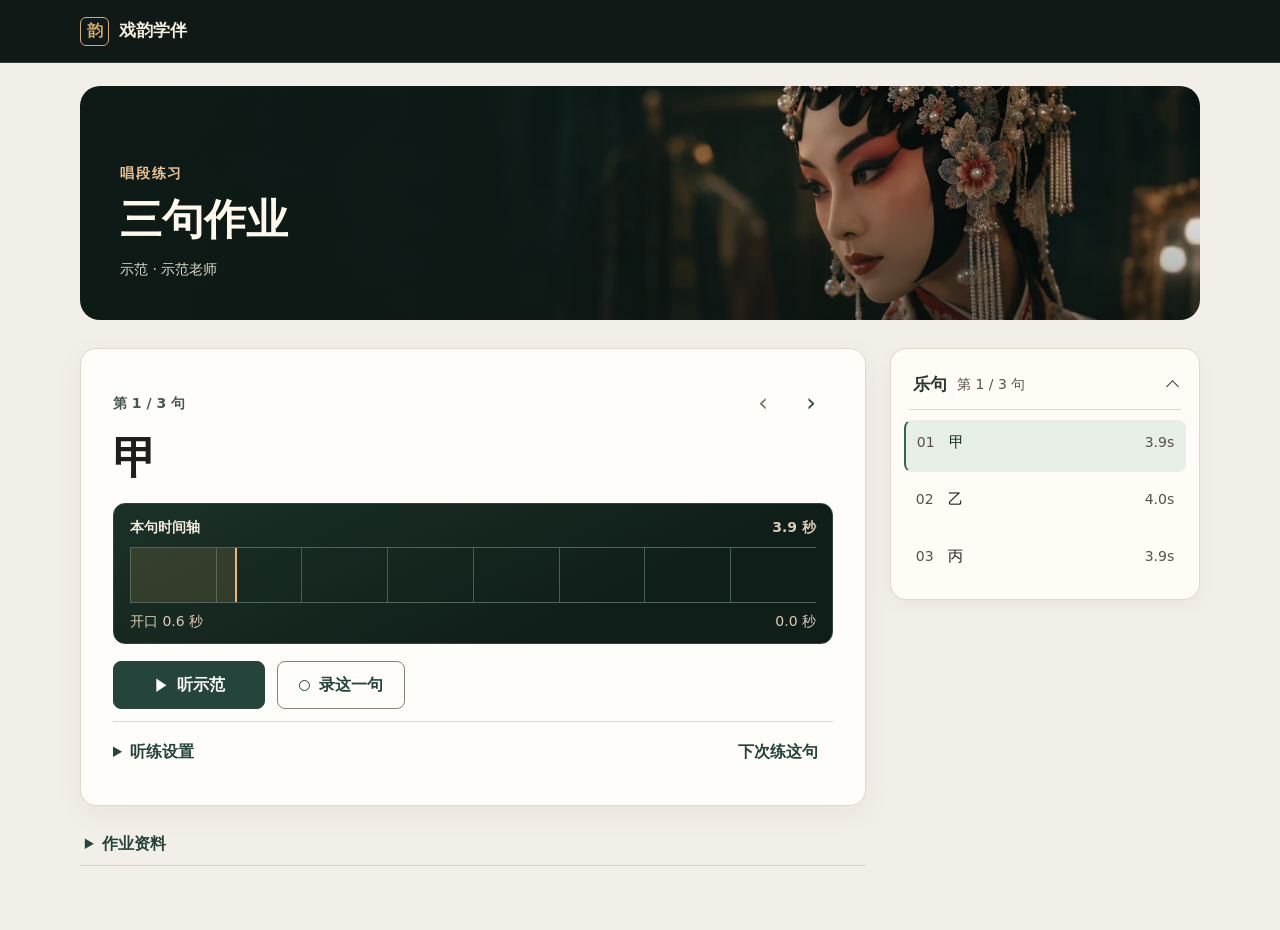
<file: legacy/frontend/index.html>
<!doctype html>
<html lang="zh-CN">
<head>
  <meta charset="UTF-8">
  <meta name="viewport" content="width=device-width, initial-scale=1">
  <meta name="theme-color" content="#101915">
  <title>戏韵学伴 · 练一句</title>
  <link rel="stylesheet" href="./styles.css">
</head>
<body class="rehearsal-page">
  <a class="skip-link" href="#practice">跳到当前句</a>
  <header class="site-header">
    <div class="site-header-inner">
      <a class="brand" href="/" aria-label="戏韵学伴"><span class="brand-mark" aria-hidden="true">韵</span>戏韵学伴</a>
      <div class="rehearsal-nav"><a class="nav-link" id="class-home" href="/workspace/" hidden>班级作业</a><a class="nav-link" id="studio-home" href="/workspace/" hidden>班级工作台</a></div>
    </div>
  </header>
  <main class="lesson-page">
    <div class="lesson-heading lesson-cover">
      <div class="cover-copy">
        <p class="cover-kicker">唱段练习</p>
        <h1 id="lesson-title">正在打开作业…</h1>
        <p class="lesson-credit" id="credit" hidden></p>
      </div>
    </div>
    <section class="notice" id="notice" role="status" hidden>
      <h2 id="notice-title"></h2>
      <p id="notice-description"></p>
      <div class="button-row">
        <button id="retry" type="button" class="button primary" hidden>重新加载</button>
        <a id="workspace-login" class="button primary" href="/workspace/" hidden>登录后继续</a>
      </div>
    </section>
    <div class="lesson-body" id="workspace" hidden>
      <aside class="lesson-index">
        <details id="phrase-picker" class="phrase-picker" data-disclosure>
          <summary><span>乐句</span><span id="phrase-count" class="subtle"></span></summary>
          <ol id="phrase-list" class="phrase-list"></ol>
        </details>
      </aside>
      <section id="practice" class="practice-card" aria-labelledby="current-text" tabindex="-1">
        <div class="phrase-heading">
          <div class="phrase-context"><span id="current-index" class="phrase-index"></span><span id="phrase-role" class="subtle" hidden></span></div>
          <div class="phrase-navigation" aria-label="切换乐句">
            <button id="previous-phrase" type="button" class="button quiet" aria-label="上一句"><span aria-hidden="true">‹</span></button>
            <button id="next-phrase" type="button" class="button quiet" aria-label="下一句"><span aria-hidden="true">›</span></button>
          </div>
        </div>
        <h2 id="current-text" class="current-lyric" tabindex="-1"></h2>
        <p id="phrase-guidance" class="phrase-guidance" hidden></p>

        <div class="phrase-score">
          <div class="score-heading"><span id="score-label">本句时间轴</span><span class="score-duration" id="score-duration"></span></div>
          <div class="score-track" aria-hidden="true">
            <div class="score-lead" id="score-lead"></div>
            <canvas id="score-waveform" width="720" height="84" hidden></canvas>
            <div class="score-playhead" id="score-playhead" hidden></div>
            <div class="score-entry" id="score-entry" hidden></div>
          </div>
          <div class="score-legend"><span id="score-boundary"></span><span id="score-current"></span></div>
          <span id="playback-stage" class="visually-hidden" role="status"></span>
        </div>

        <div id="practice-controls" class="practice-controls" aria-label="听练操作">
          <div class="capture-status" id="capture-status" hidden>
            <span id="recording-state" role="status"></span><span id="recording-clock" aria-live="off"></span>
          </div>
          <div class="practice-actions">
            <button class="button" id="stop" type="button" hidden>停止示范</button>
            <button class="button" id="stop-recording" type="button" hidden>结束录音</button>
            <button class="button" id="play-recording" type="button" hidden><span class="button-icon play-icon" aria-hidden="true"></span>听自己</button>
            <button class="button primary" id="play" type="button"><span class="button-icon play-icon" aria-hidden="true"></span><span id="play-label">听示范</span></button>
            <button class="button" id="record" type="button"><span class="button-icon record-icon" aria-hidden="true"></span><span id="record-label">录这一句</span></button>
          </div>
          <div id="recording-consent" class="inline-panel" hidden>
            <p>录音只在此页回听，关闭页面后清除。</p>
            <div class="button-row">
              <button id="confirm-recording" class="button primary" type="button">允许使用麦克风</button>
              <button id="cancel-recording" class="button quiet" type="button">取消</button>
            </div>
          </div>
          <p id="player-message" class="feedback" role="status" hidden></p>
          <p id="recording-message" class="feedback" role="status" hidden></p>
          <div id="recording-meta" class="recording-meta" hidden>
            <span id="recording-take" class="subtle"></span>
            <button id="delete-recording" class="button quiet" type="button" hidden>删除本次录音</button>
          </div>
        </div>

        <div class="practice-footer">
          <details id="listen-settings" class="inline-disclosure" data-disclosure>
            <summary>听练设置 <span id="settings-value" class="subtle"></span></summary>
            <div class="settings-fields">
              <label>速度 <select id="speed"><option value="1">原速 1×</option><option value="0.75">慢速 0.75×</option></select></label>
              <label>循环 <select id="repeat"><option value="1">听一遍</option><option value="3">循环三遍</option></select></label>
            </div>
            <p id="speed-note" class="subtle" hidden>慢速会降低音调，练音准时请切回原速。</p>
          </details>
          <button id="mark-bookmark" class="button quiet bookmark-button" type="button">下次练这句</button>
        </div>
        <p id="loop-status" class="feedback" role="status" hidden></p>
        <p id="bookmark-message" class="feedback" role="status" hidden></p>
      </section>
      <section class="lesson-extras" aria-label="作业资料">
        <details id="phrase-note" class="inline-disclosure" data-disclosure hidden>
          <summary id="phrase-term"></summary>
          <p id="phrase-definition"></p><p id="phrase-source" class="subtle"></p>
        </details>
        <div id="comparison" hidden>
          <button id="play-alternative" type="button" class="button quiet">试听对照版本</button>
        </div>
        <details id="lesson-information" class="inline-disclosure" data-disclosure>
          <summary>作业资料</summary>
          <p id="source-credit" class="subtle"></p>
          <details id="course-questions" hidden>
            <summary>查术语与对照</summary>
            <form id="ask-course">
              <label for="question-text">术语或简短问题</label>
              <input id="question-text" name="question" maxlength="200" placeholder="过门和板式有什么区别？" required>
              <button type="submit" class="button">查释义</button>
            </form>
            <div id="question-result" role="status"></div>
          </details>
          <button id="clear-bookmark" class="button quiet danger" type="button" hidden>清除待练记录</button>
        </details>
      </section>
    </div>
  </main>
  <script type="module">
    import { startPractice } from "./src/app.js";
    startPractice();
  </script>
</body>
</html>
</file>
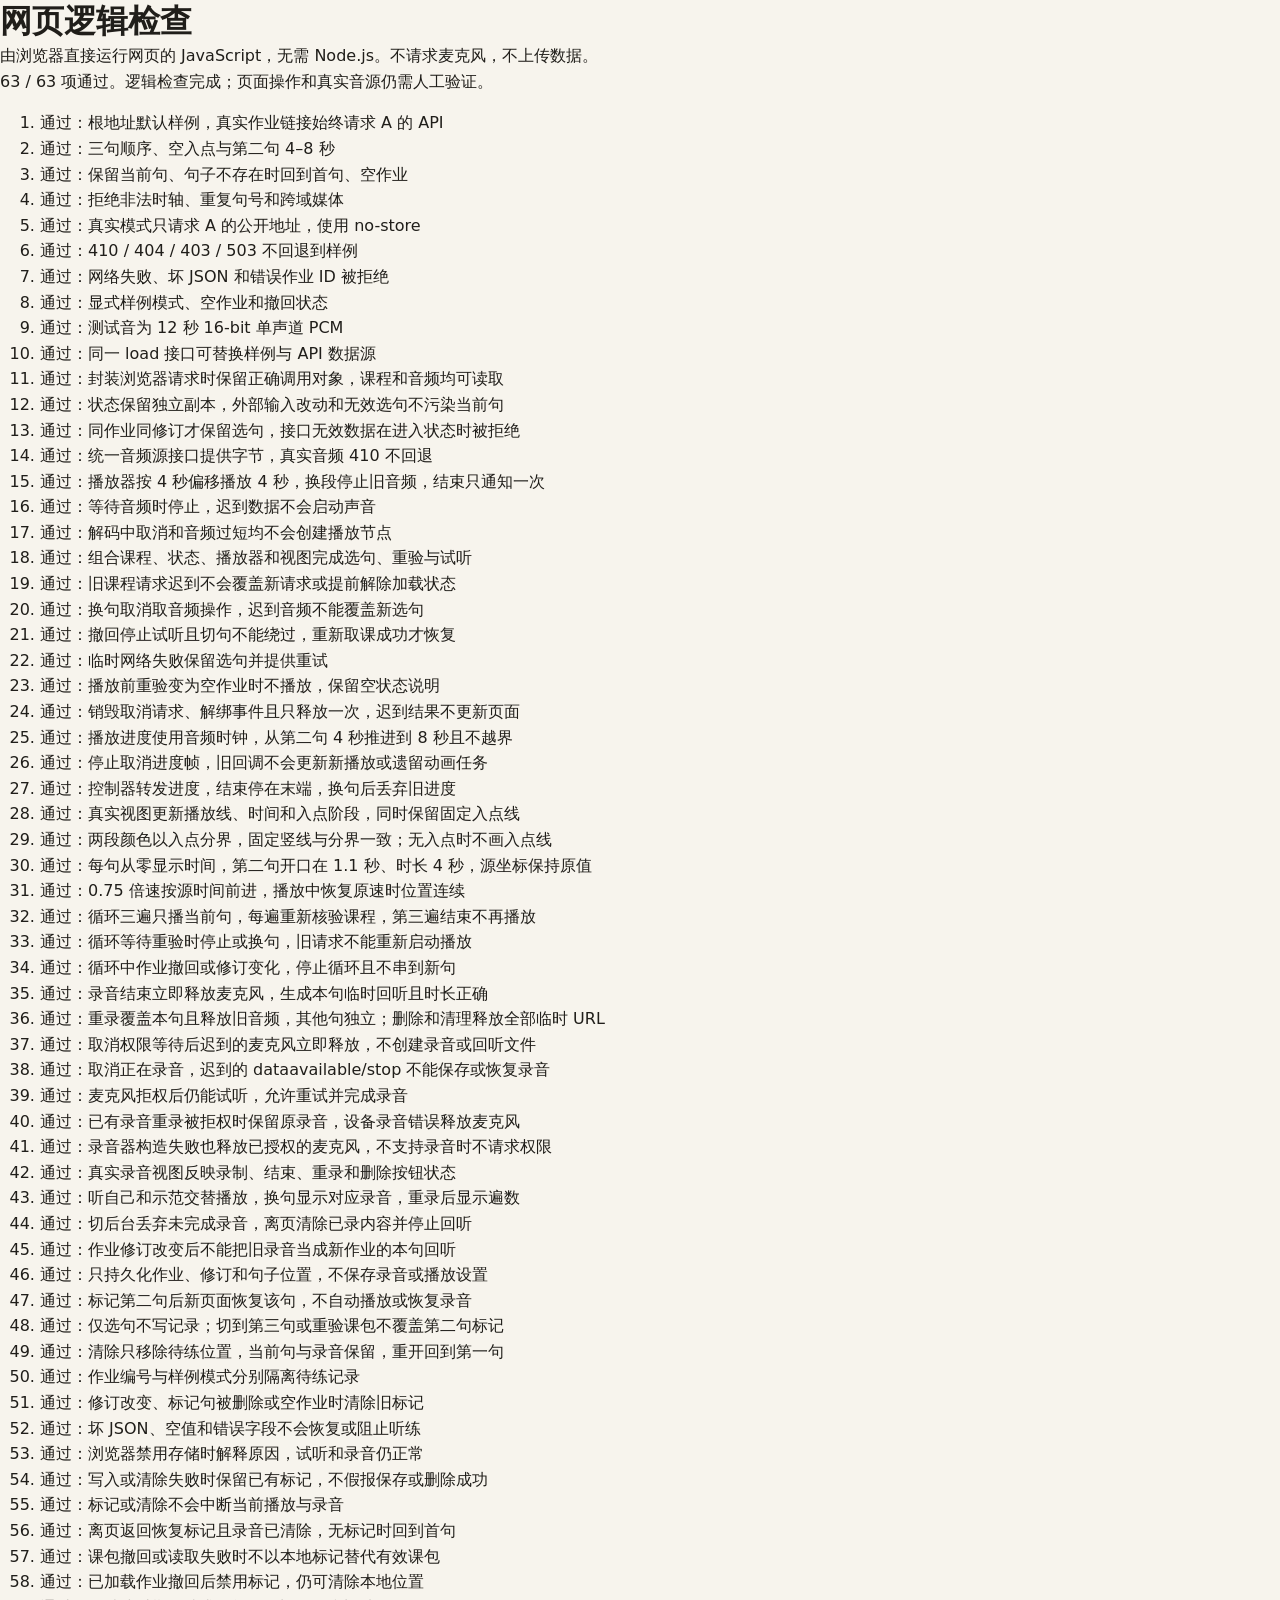
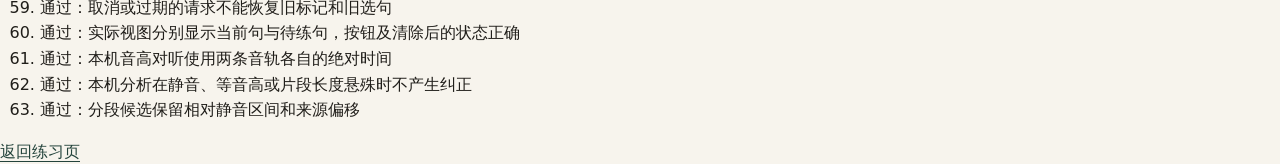
<file: legacy/frontend/tests/browser.html>
<!doctype html>
<html lang="zh-CN">
<head>
  <meta charset="utf-8">
  <meta name="viewport" content="width=device-width, initial-scale=1">
  <title>网页逻辑检查 · 戏韵</title>
  <link rel="stylesheet" href="../styles.css">
</head>
<body>
  <main class="page">
    <h1>网页逻辑检查</h1>
    <p>由浏览器直接运行网页的 JavaScript，无需 Node.js。不请求麦克风，不上传数据。</p>
    <p id="summary" role="status">正在检查…</p>
    <ol id="results"></ol>
    <p><a href="/">返回练习页</a></p>
  </main>
  <script type="module">
import { runLogicTests } from './logic-tests.js';

async function run() {
  const response = await fetch('../示例数据/三句作业.json', { cache: 'no-store' });
  if (!response.ok) throw new Error('无法读取检查样例');
  const results = await runLogicTests(await response.json(), location.origin);
  for (const result of results) {
    const item = document.createElement('li');
    item.textContent = result.passed ? `通过：${result.name}` : `失败：${result.name}；${result.message}`;
    document.getElementById('results').append(item);
  }
  const passed = results.filter(result => result.passed).length;
  document.getElementById('summary').textContent = `${passed} / ${results.length} 项通过。${passed === results.length ? '逻辑检查完成；页面操作和真实音源仍需人工验证。' : '有检查未通过，请查看下面的原因。'}`;
}

run().catch(error => { document.getElementById('summary').textContent = `检查未完成：${error.message}`; });
  </script>
</body>
</html>
</file>
<file: legacy/frontend/styles.css>
:root {
  --canvas: #f7f4ed;
  --surface: #fffdfa;
  --ink: #201e1a;
  --muted: #58524a;
  --action: #24443c;
  --action-hover: #19362f;
  --action-pressed: #112921;
  --selected: #e7ede7;
  --danger: #a63935;
  --danger-surface: #f8e7e4;
  --warning: #6b4e15;
  --warning-surface: #f6edd4;
  --line: #ddd5c9;
  --control-outline: #8b8174;
  --focus: #305d9c;
  --serif: "Noto Serif CJK SC", "Source Han Serif SC", "Songti SC", SimSun, serif;
  --sans: system-ui, "PingFang SC", "Microsoft YaHei", "Noto Sans CJK SC", sans-serif;
  font: 1rem/1.6 var(--sans);
  color: var(--ink);
  background: var(--canvas);
  color-scheme: light;
}

* { box-sizing: border-box; }
[hidden] { display: none !important; }
.visually-hidden { position: absolute; width: 1px; height: 1px; padding: 0; margin: -1px; overflow: hidden; clip-path: inset(50%); white-space: nowrap; }
body { margin: 0; }
h1, h2, h3, p { margin: 0; overflow-wrap: anywhere; }
h1, h2, h3 { line-height: 1.35; }
a { color: var(--action); text-underline-offset: .22em; }
button, select, input, textarea { font: inherit; color: inherit; }
button, summary { cursor: pointer; }
button:disabled { cursor: default; }
:focus-visible { outline: 2px solid var(--focus); outline-offset: 3px; }
input:not([type=checkbox]), select, textarea {
  padding: .55rem .7rem;
  border: 1px solid var(--control-outline);
  border-radius: 8px;
  background: var(--surface);
  min-width: 0;
  max-width: 100%;
}
input:not([type=checkbox]), select { min-height: 44px; }
.subtle { color: var(--muted); font-size: .875rem; }
.button, button {
  display: inline-flex;
  justify-content: center;
  align-items: center;
  gap: .55em;
  min-height: 44px;
  padding: .5rem .85rem;
  border: 1px solid var(--control-outline);
  border-radius: 8px;
  color: var(--action);
  background: var(--surface);
  font-weight: 620;
  line-height: 1.35;
  text-align: center;
  text-decoration: none;
  transition: color .14s ease, background-color .14s ease, border-color .14s ease;
}
.button.primary, button.primary {
  border-color: var(--action);
  background: var(--action);
  color: var(--surface);
}
.button.quiet, button.quiet { border-color: transparent; background: transparent; }
.danger { color: var(--danger); }
button.danger.primary { border-color: var(--danger); background: var(--danger); }
@media (hover: hover) {
  .button:hover, button:enabled:hover { background-color: var(--selected); }
  .button.primary:hover, button.primary:enabled:hover { background-color: var(--action-hover); }
  button.danger.primary:enabled:hover { background-color: #842e2a; }
}
.button.primary:active, button.primary:enabled:active { background-color: var(--action-pressed); }
.button.primary:focus-visible, button.primary:focus-visible { box-shadow: 0 0 0 3px var(--surface); }
button:disabled { color: var(--muted); background: var(--canvas); border-color: var(--line); }
button.primary:disabled { background: var(--selected); color: var(--muted); border-color: var(--line); }
.button-row { display: flex; align-items: center; flex-wrap: wrap; gap: .5rem .75rem; }
.skip-link { position: absolute; inset: .5rem auto auto .5rem; z-index: 10; padding: .55rem .8rem; background: var(--surface); transform: translateY(-150%); }
.skip-link:focus { transform: translateY(0); }
.site-header { border-bottom: 1px solid var(--line); }
.site-header-inner {
  max-width: 1200px;
  min-height: 56px;
  margin-inline: auto;
  padding: 0 24px;
  display: flex;
  align-items: center;
  justify-content: space-between;
  gap: .5rem 1.5rem;
}
.brand { display: inline-flex; align-items: center; gap: .65rem; color: var(--ink); text-decoration: none; font-family: var(--serif); font-weight: 700; }
.brand-mark { display: grid; place-items: center; width: 29px; aspect-ratio: 1; border: 1px solid var(--action); border-radius: 6px; color: var(--action); font-size: .98rem; }
.nav-link { display: inline-flex; align-items: center; min-height: 44px; font-size: .875rem; font-weight: 620; }

.lesson-page { max-width: 1200px; margin: 0 auto; padding: 2.75rem 40px 4rem; }
.lesson-heading { margin-bottom: 1.75rem; }
.lesson-heading h1 { font-family: var(--serif); font-size: 2rem; font-weight: 650; }
.lesson-credit { margin-top: .35rem; color: var(--muted); font-size: .875rem; }
.lesson-body {
  display: grid;
  grid-template-columns: 252px minmax(0, 1fr);
  gap: 1rem 1.5rem;
  align-items: start;
}
.lesson-extras { grid-column: 2; display: grid; gap: .5rem; }
.lesson-index { min-width: 0; }
summary { font-weight: 620; color: var(--action); }
.phrase-picker > summary {
  display: flex;
  align-items: center;
  gap: .65rem;
  min-height: 44px;
  padding: .45rem .7rem;
  border-bottom: 1px solid var(--line);
  list-style: none;
}
.phrase-picker > summary::-webkit-details-marker { display: none; }
.phrase-picker > summary::after { content: ""; width: .5rem; height: .5rem; border-right: 1.5px solid currentColor; border-bottom: 1.5px solid currentColor; transform: rotate(45deg); margin-inline-start: auto; margin-block-start: -.2rem; }
.phrase-picker[open] > summary::after { transform: rotate(225deg); margin-block-start: .25rem; }
.phrase-picker #phrase-count { font-variant-numeric: tabular-nums; font-weight: 500; }
.phrase-list { display: grid; gap: .3rem; margin: .65rem 0 0; list-style: none; padding: 0; max-block-size: 42vh; overflow: auto; }
.phrase-list li { min-width: 0; }
.phrase-button {
  display: grid;
  grid-template-columns: 2ch minmax(0, 1fr);
  align-items: baseline;
  gap: .8rem;
  width: 100%;
  min-height: 52px;
  padding: .7rem .65rem;
  text-align: start;
  background: transparent;
  border: 1px solid transparent;
  color: var(--ink);
  font-weight: 500;
}
.phrase-button[aria-pressed=true] { background: var(--selected); color: var(--action); border-inline-start: 2px solid var(--action); }
.phrase-number { color: var(--muted); font-size: .875rem; font-variant-numeric: tabular-nums; }
.phrase-title { display: flex; gap: .15rem .6rem; flex-wrap: wrap; align-items: baseline; }
.phrase-text { overflow-wrap: anywhere; }
.selected-word, .bookmark-word { color: var(--action); font-size: .875rem; }
.bookmark-word { font-weight: 640; }

.practice-card, .notice {
  min-width: 0;
  padding: 2rem clamp(1.5rem,4vw,3rem);
  border: 1px solid var(--line);
  border-radius: 12px;
  background: var(--surface);
}
.notice { margin-bottom: 1rem; }
.notice p { margin: .4rem 0 .85rem; }
.phrase-heading { display: flex; flex-wrap: wrap; align-items: baseline; gap: .25rem .8rem; }
.phrase-index { font-weight: 640; font-size: .875rem; font-variant-numeric: tabular-nums; color: var(--action); }
.current-lyric {
  margin-top: .65rem;
  font: 600 2.75rem/1.42 var(--serif);
  white-space: pre-line;
  word-break: normal;
  overflow-wrap: anywhere;
}
.phrase-guidance {
  margin-top: .8rem;
  padding-inline-start: .75rem;
  border-inline-start: 2px solid var(--control-outline);
  color: var(--muted);
}
.practice-controls { margin-top: 1.75rem; }
.practice-actions { display: flex; gap: .6rem .75rem; flex-wrap: wrap; }
.practice-actions .button { min-height: 48px; padding-inline: 1.3rem; }
.practice-actions .primary { min-inline-size: min(100%, 9.5rem); }
.button-icon { display: inline-block; width: .9em; height: .9em; flex: 0 0 auto; }
.play-icon { background: currentColor; clip-path: polygon(20% 3%, 90% 50%, 20% 97%); }
.record-icon { width: .72em; height: .72em; border: 1.6px solid currentColor; border-radius: 50%; }
.capture-status { display: flex; align-items: baseline; gap: .6rem; margin-bottom: .55rem; color: var(--muted); font-size: .875rem; font-variant-numeric: tabular-nums; }
.is-recording { color: var(--danger); font-weight: 650; }
.is-recording::before { content: ""; display: inline-block; margin-inline-end: .45rem; width: .57em; height: .57em; border-radius: 50%; background: currentColor; vertical-align: .08em; }
.inline-panel { margin-top: .65rem; border-inline-start: 2px solid var(--action); padding: .65rem .8rem; background: var(--selected); }
.inline-panel .button-row { margin-top: .45rem; }
.feedback { font-size: .875rem; color: var(--muted); margin-top: .55rem; }
.recording-meta { display: flex; align-items: center; flex-wrap: wrap; gap: .15rem .5rem; }
.practice-footer { display: flex; justify-content: space-between; flex-wrap: wrap; gap: .25rem .75rem; margin-top: 1rem; border-top: 1px solid var(--line); padding-top: .45rem; align-items: flex-start; }
.inline-disclosure { min-width: 0; }
.inline-disclosure > summary { min-height: 44px; align-content: center; overflow-wrap: anywhere; }
.inline-disclosure > summary .subtle { font-weight: 500; margin-inline-start: .3rem; }
.settings-fields { display: flex; flex-wrap: wrap; gap: .5rem .75rem; padding-bottom: .45rem; }
.settings-fields label { display: flex; gap: .45rem; align-items: center; }
.lesson-extras .inline-disclosure > p { margin-block: .25rem .65rem; }
.lesson-extras .inline-disclosure > summary { border-bottom: 1px solid var(--line); }
.lesson-extras #course-questions { margin: .55rem 0; }
#ask-course { display: flex; align-items: center; flex-wrap: wrap; gap: .5rem; margin: .55rem 0; }
#question-result { display: grid; gap: .65rem; }
#question-result .citation { padding-inline-start: .75rem; border-inline-start: 2px solid var(--control-outline); }
#question-result .button { margin-top: .3rem; }

@media (max-width: 1199px) {
  .lesson-page { padding-inline: 32px; }
  .lesson-body { grid-template-columns: 240px minmax(0,1fr); gap: 1.25rem; }
}
@media (max-width: 899px) {
  .lesson-page { max-width: 688px; padding: 1.35rem 24px 3rem; }
  .lesson-heading { margin-bottom: .55rem; }
  .lesson-heading h1 { font-size: 1.5rem; }
  .lesson-body { grid-template-columns: minmax(0,1fr); gap: .65rem; }
  .lesson-extras { grid-column: 1; }
  .phrase-picker > summary { width: fit-content; min-width: 5.25rem; border: 1px solid var(--control-outline); border-radius: 8px; background: var(--surface); }
  .phrase-picker #phrase-count { display: none; }
  .phrase-list { max-height: min(40vh, 19rem); }
  .lesson-index { justify-self: end; max-width: 100%; }
  .lesson-index:has([open]) { justify-self: stretch; }
  .practice-card { padding: 1.5rem; }
  .current-lyric { font-size: 2.25rem; }
}
@media (max-width: 599px) {
  .site-header-inner, .lesson-page { padding-inline: 16px; }
  .lesson-page { padding-top: 1.05rem; }
  .practice-card, .notice { padding: 1rem; }
  .current-lyric { font-size: 2rem; }
  .practice-controls { margin-top: 1.25rem; }
  .practice-actions .button { width: 100%; padding-inline: .65rem; }
  .practice-footer { margin-top: .8rem; }
  .practice-footer > .button { padding-inline: .4rem; }
  .settings-fields { flex-direction: column; align-items: flex-start; }
}
@media (prefers-reduced-motion: reduce) {
  *, *::before, *::after { animation-duration: .01ms !important; transition-duration: .01ms !important; }
}
@media (forced-colors: active) {
  .phrase-button[aria-pressed=true] { outline: 1px solid CanvasText; outline-offset: -1px; }
  .play-icon, .is-recording::before { forced-color-adjust: none; background: ButtonText; }
}


/* The rehearsal desk shares typography and controls with the teacher workspace. */
.rehearsal-page {
  background: #f2efe8;
  min-height: 100dvh;
}
.rehearsal-page .site-header, .studio-page .site-header {
  background: #101915;
  border-color: #304038;
  color: #f5eee2;
}
.rehearsal-page .site-header .brand, .studio-page .site-header .brand {
  color: #f5eee2;
  font-size: 1.05rem;
}
.rehearsal-page .brand-mark, .studio-page .brand-mark {
  border-color: #d3ab77;
  color: #d3ab77;
}
.rehearsal-page .nav-link { color: #f2dfc6; font-size: .875rem; text-decoration: none; }
.rehearsal-page .nav-link:hover { text-decoration: underline; }
.rehearsal-nav { display: flex; gap: 1rem; }
.rehearsal-page .site-header-inner { min-height: 62px; padding-inline: 40px; }
.rehearsal-page .lesson-page { padding-top: 1.45rem; }
.lesson-cover {
  position: relative;
  isolation: isolate;
  display: flex;
  align-items: flex-end;
  min-height: 234px;
  border-radius: 20px;
  padding: clamp(1rem, 3.4vw, 2.5rem);
  background:
    linear-gradient(90deg, #0e1a16 1%, rgb(14 26 22 / 86%) 28%, rgb(14 26 22 / 31%) 53%, transparent 77%),
    linear-gradient(0deg, rgb(9 17 14 / 42%), transparent 62%),
    url("./assets/rehearsal.webp") right 38% / cover no-repeat #18251e;
  color: #fff8ed;
}
.cover-copy { max-width: min(65%, 43rem); }
.cover-kicker { color: #ecc494; font-size: .875rem; font-weight: 650; letter-spacing: .13em; margin-bottom: .5rem; }
.lesson-cover h1 { font-size: clamp(1.65rem, 3.25vw, 2.65rem); font-weight: 650; line-height: 1.32; text-wrap: balance; }
.lesson-cover .lesson-credit { color: #e0d8ca; margin-top: .65rem; }

@media (min-width: 900px) {
  .rehearsal-page .lesson-body {
    grid-template-columns: minmax(0, 1fr) minmax(250px, 310px);
    grid-template-areas: "practice index" "extras index";
  }
  .rehearsal-page .lesson-index { grid-area: index; }
  .rehearsal-page .practice-card { grid-area: practice; }
  .rehearsal-page .lesson-extras { grid-area: extras; }
}
.rehearsal-page .lesson-index {
  background: #fffcf6;
  border: 1px solid #e0d8c8;
  border-radius: 16px;
  padding: .65rem;
  box-shadow: 0 6px 18px rgb(41 36 25 / 4%);
}
.rehearsal-page .phrase-picker > summary {
  min-height: 50px;
  margin: 0 .45rem;
  padding-inline: .25rem;
  color: #273730;
}
.rehearsal-page .phrase-picker > summary > span:first-child { font-size: 1.05rem; }
.rehearsal-page .phrase-list { margin-top: .45rem; padding: 3px; }
.rehearsal-page .phrase-button {
  grid-template-columns: 2ch minmax(0, 1fr) auto;
  font-size: .935rem;
}
.rehearsal-page .phrase-button[aria-pressed=true] {
  color: #152c22;
  background: #e7eee6;
  border-inline-start: 2px solid #32664c;
}
.phrase-length { color: var(--muted); font-size: .875rem; font-variant-numeric: tabular-nums; }
.rehearsal-page .selected-word { display: none; }

.rehearsal-page .practice-card {
  padding: clamp(1.05rem, 2.7vw, 2rem);
  border-radius: 16px;
  border-color: #e0d8c8;
  box-shadow: 0 8px 30px rgb(53 44 27 / 5%);
}
.rehearsal-page .phrase-heading { align-items: center; justify-content: space-between; flex-wrap: nowrap; }
.phrase-context { display: flex; flex-wrap: wrap; align-items: baseline; gap: .25rem .7rem; }
.rehearsal-page .phrase-index { color: #465850; }
.phrase-navigation { display: inline-flex; gap: .25rem; }
.phrase-navigation .button {
  width: 44px;
  font-family: var(--sans);
  font-size: 1.5rem;
  font-weight: 500;
  padding: 0;
}
.phrase-navigation .button:disabled { background: transparent; color: #746e64; }
.rehearsal-page .current-lyric { margin: .15rem 0 .8rem; }
.rehearsal-page .phrase-guidance { margin-block: -.15rem 1rem; }
.phrase-score {
  min-width: 0;
  border: 1px solid #30453a;
  background: linear-gradient(155deg, #1b3127, #101e19 70%);
  border-radius: 12px;
  padding: .75rem 1rem .68rem;
  color: #f4ecdf;
}
.score-heading, .score-legend {
  display: flex;
  justify-content: space-between;
  align-items: baseline;
  gap: .4rem .8rem;
  font-size: .875rem;
}
.score-heading { font-weight: 650; }
.score-duration, .score-legend { font-variant-numeric: tabular-nums; color: #d9cbb4; }
.score-track {
  height: 56px;
  margin: .55rem 0 .45rem;
  position: relative;
  overflow: hidden;
  border-block: 1px solid #51665b;
  background:
    linear-gradient(transparent calc(50% - .5px), #6a7f6f 50%, transparent calc(50% + .5px)),
    repeating-linear-gradient(90deg, #456052 0 1px, transparent 1px 12.5%);
}
.score-lead { position: absolute; inset: 0 auto 0 0; background: rgb(206 156 92 / 16%); }
#score-waveform { position: absolute; inset: 0; width: 100%; height: 100%; }
.score-entry, .score-playhead { position: absolute; inset-block: 0; width: 2px; transform: translateX(-50%); }
.score-entry { background: #edb677; }
.score-playhead { background: #fff8e8; box-shadow: 0 0 0 1px #36483b; z-index: 1; }
.rehearsal-page .practice-controls { margin-top: 1.05rem; }
.rehearsal-page .practice-actions .button { min-height: 48px; }
.rehearsal-page .notice { border-radius: 16px; }
.rehearsal-page .practice-footer { margin-top: .75rem; }
.rehearsal-page .lesson-extras .inline-disclosure > summary { padding-inline: .3rem; }

@media (max-width: 899px) {
  .rehearsal-page .site-header-inner { padding-inline: 24px; }
  .rehearsal-page .lesson-page { padding-top: 1rem; }
  .lesson-cover { min-height: 192px; margin-bottom: .65rem; }
  .rehearsal-page .lesson-index { padding: 0; border-radius: 10px; }
  .rehearsal-page .lesson-index:has([open]) { padding: 0 .5rem .5rem; }
  .rehearsal-page .phrase-picker > summary {
    min-height: 44px; padding-inline: .35rem; border: 0; background: transparent;
  }
}
@media (max-width: 599px) {
  .rehearsal-page .site-header-inner { padding-inline: 16px; min-height: 53px; }
  .rehearsal-page .lesson-page { padding-top: .65rem; }
  .lesson-cover {
    min-height: 156px;
    border-radius: 14px;
    background-position: center, center, 68% 39%;
    background-image: linear-gradient(90deg, #101d18, rgb(15 28 22 / 85%) 36%, rgb(15 28 22 / 10%) 100%),
      linear-gradient(0deg, rgb(9 17 14 / 55%), transparent 68%), url("./assets/rehearsal.webp");
  }
  .cover-copy { max-width: 77%; }
  .cover-kicker { margin-bottom: .25rem; }
  .lesson-cover h1 { font-size: 1.42rem; }
  .lesson-cover .lesson-credit { margin-top: .35rem; }
  .rehearsal-page .practice-card { padding: .85rem; }
  .rehearsal-page .current-lyric { margin-bottom: .64rem; }
  .score-track { height: 39px; }
  .phrase-score { padding: .55rem .7rem; }
  .rehearsal-page .practice-actions { display: grid; grid-template-columns: repeat(2, minmax(0, 1fr)); }
  .rehearsal-page .practice-actions .button { min-inline-size: 0; }
  .rehearsal-page .practice-actions:not(:has(.button:not([hidden]) ~ .button:not([hidden]))) .button { grid-column: 1 / -1; }
}
</file>
